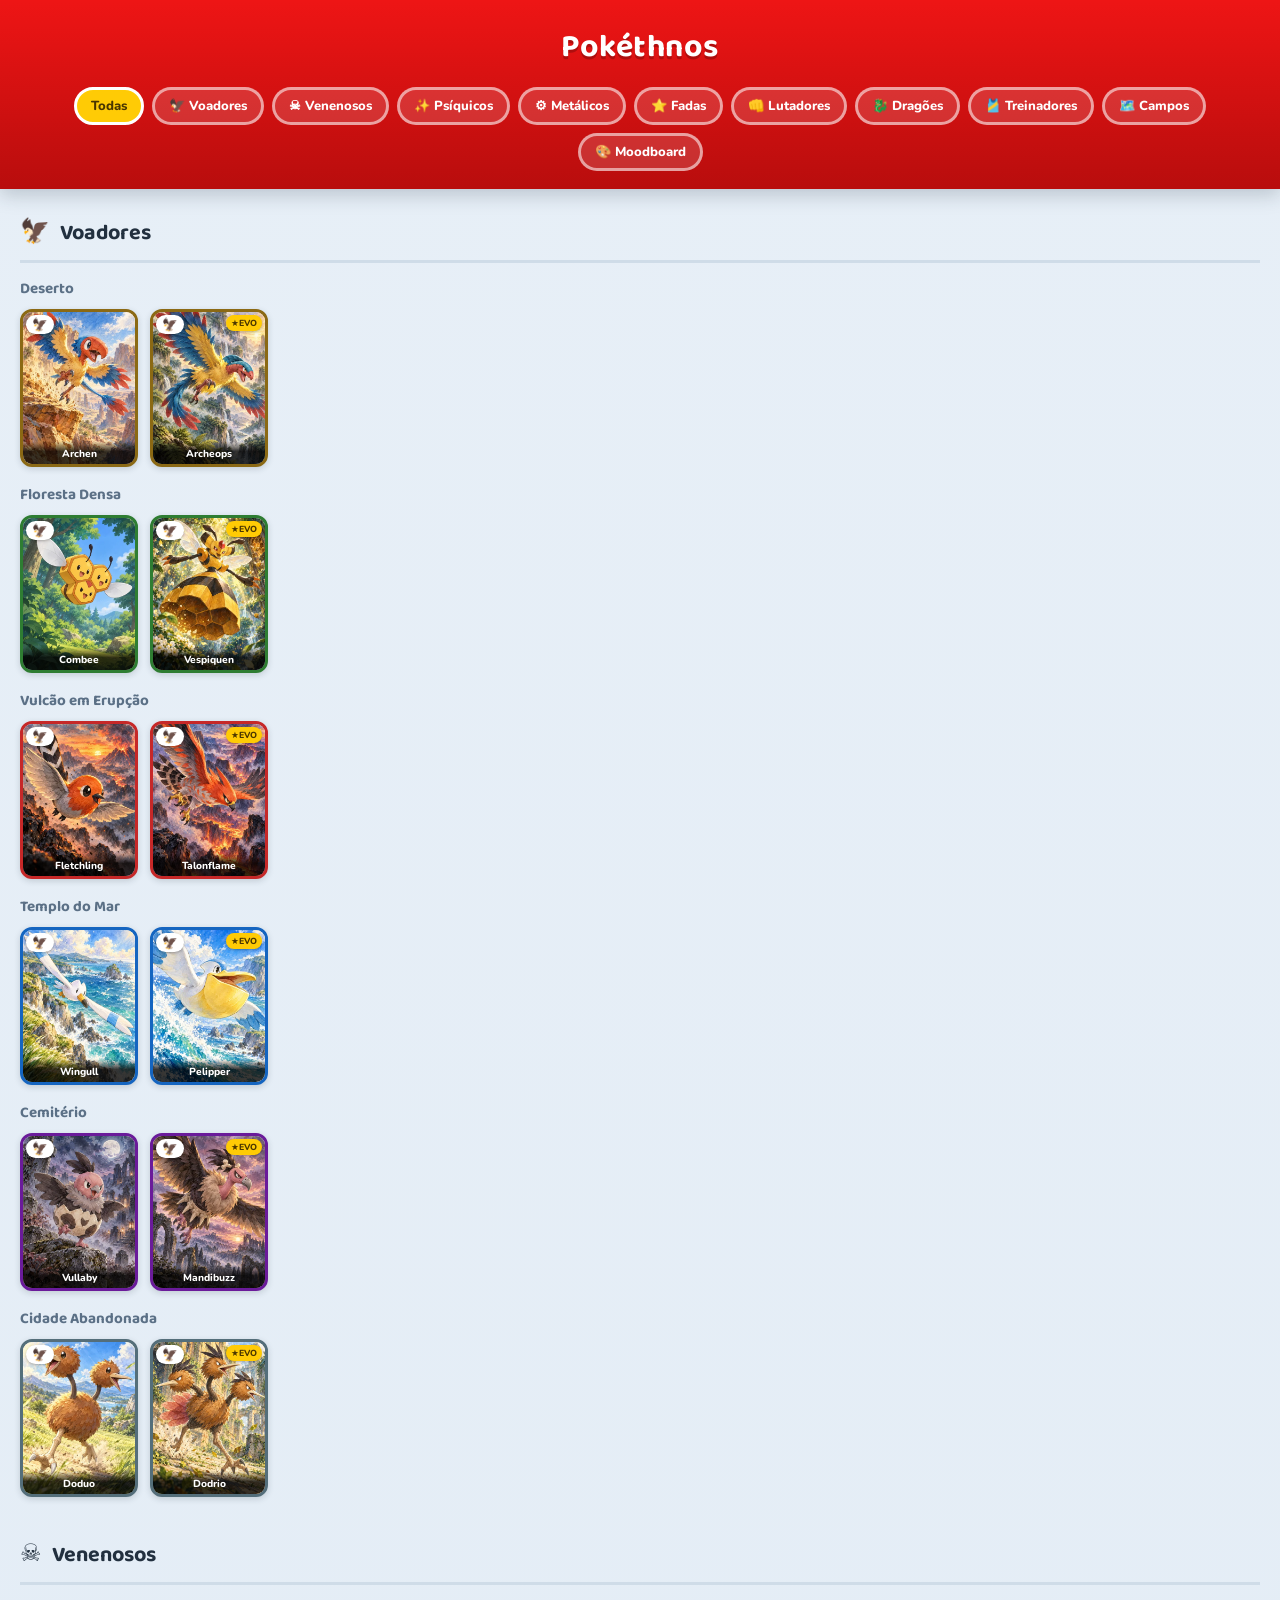
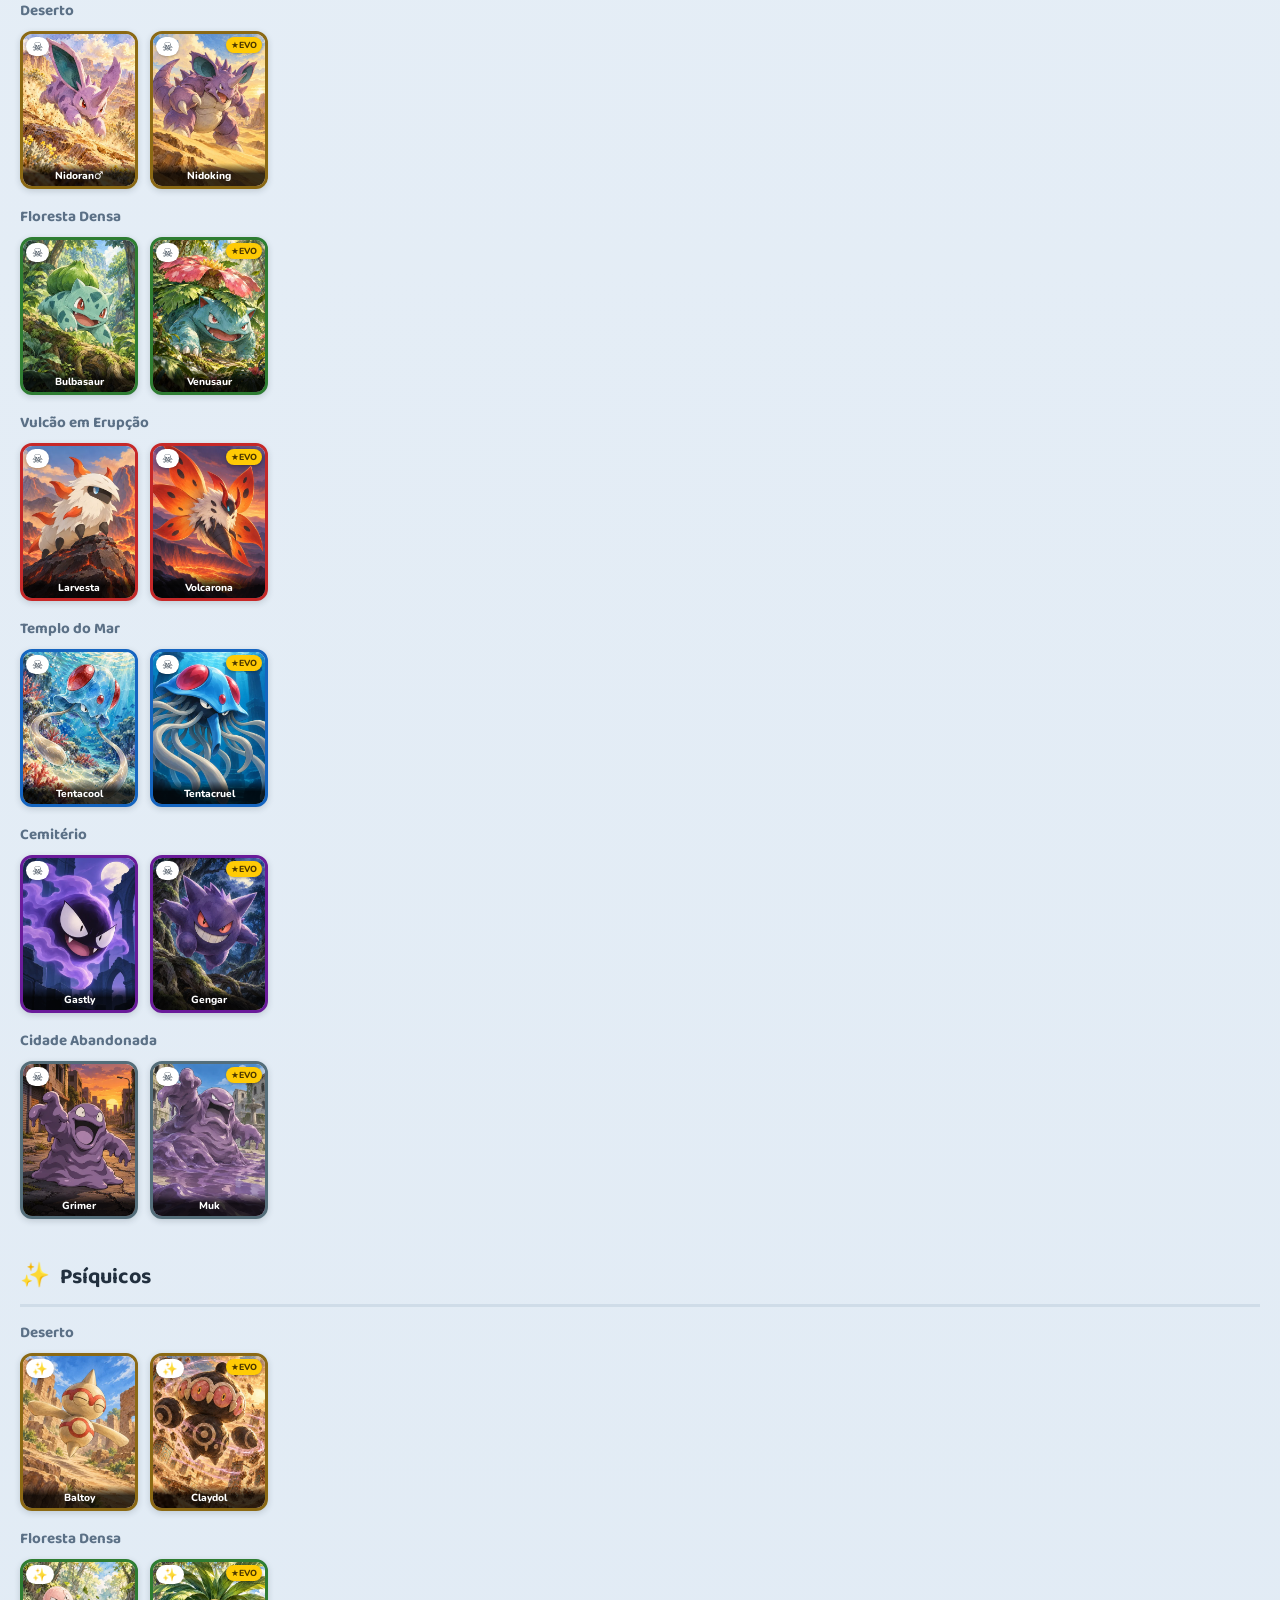
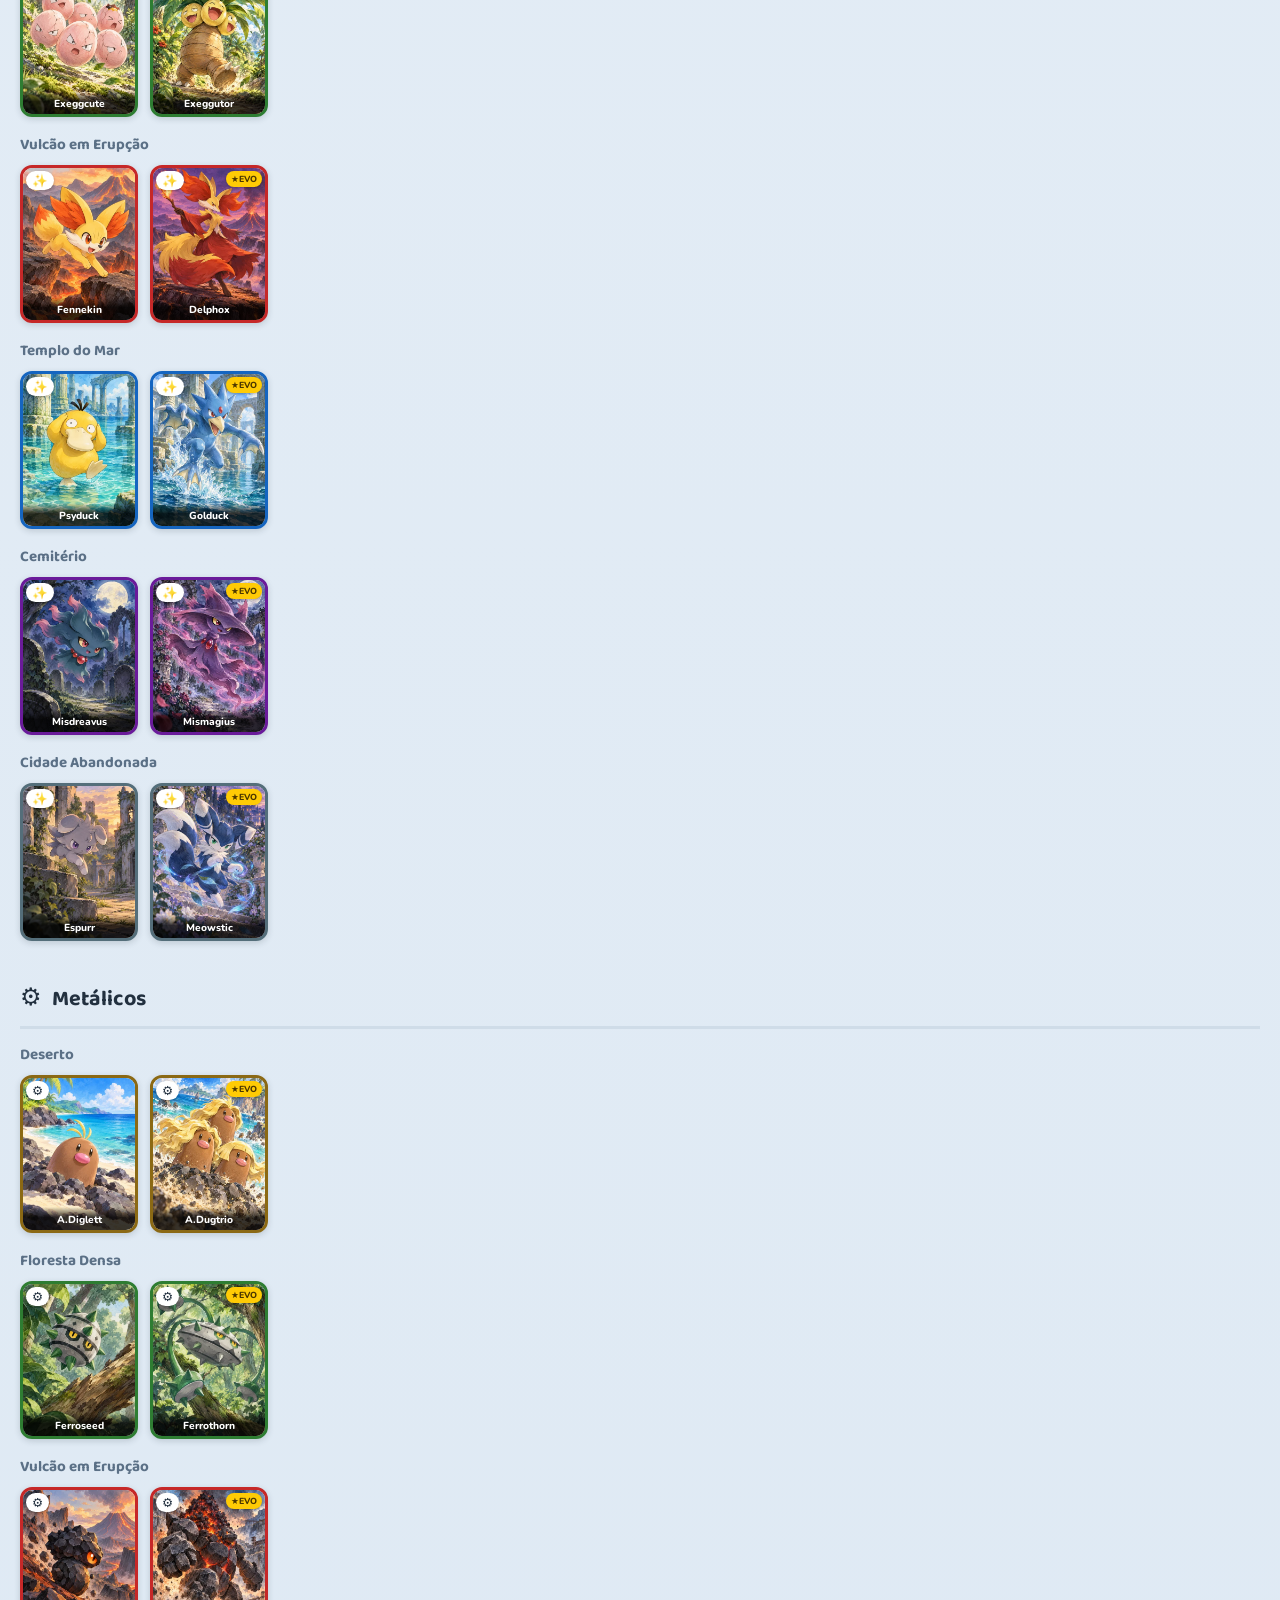
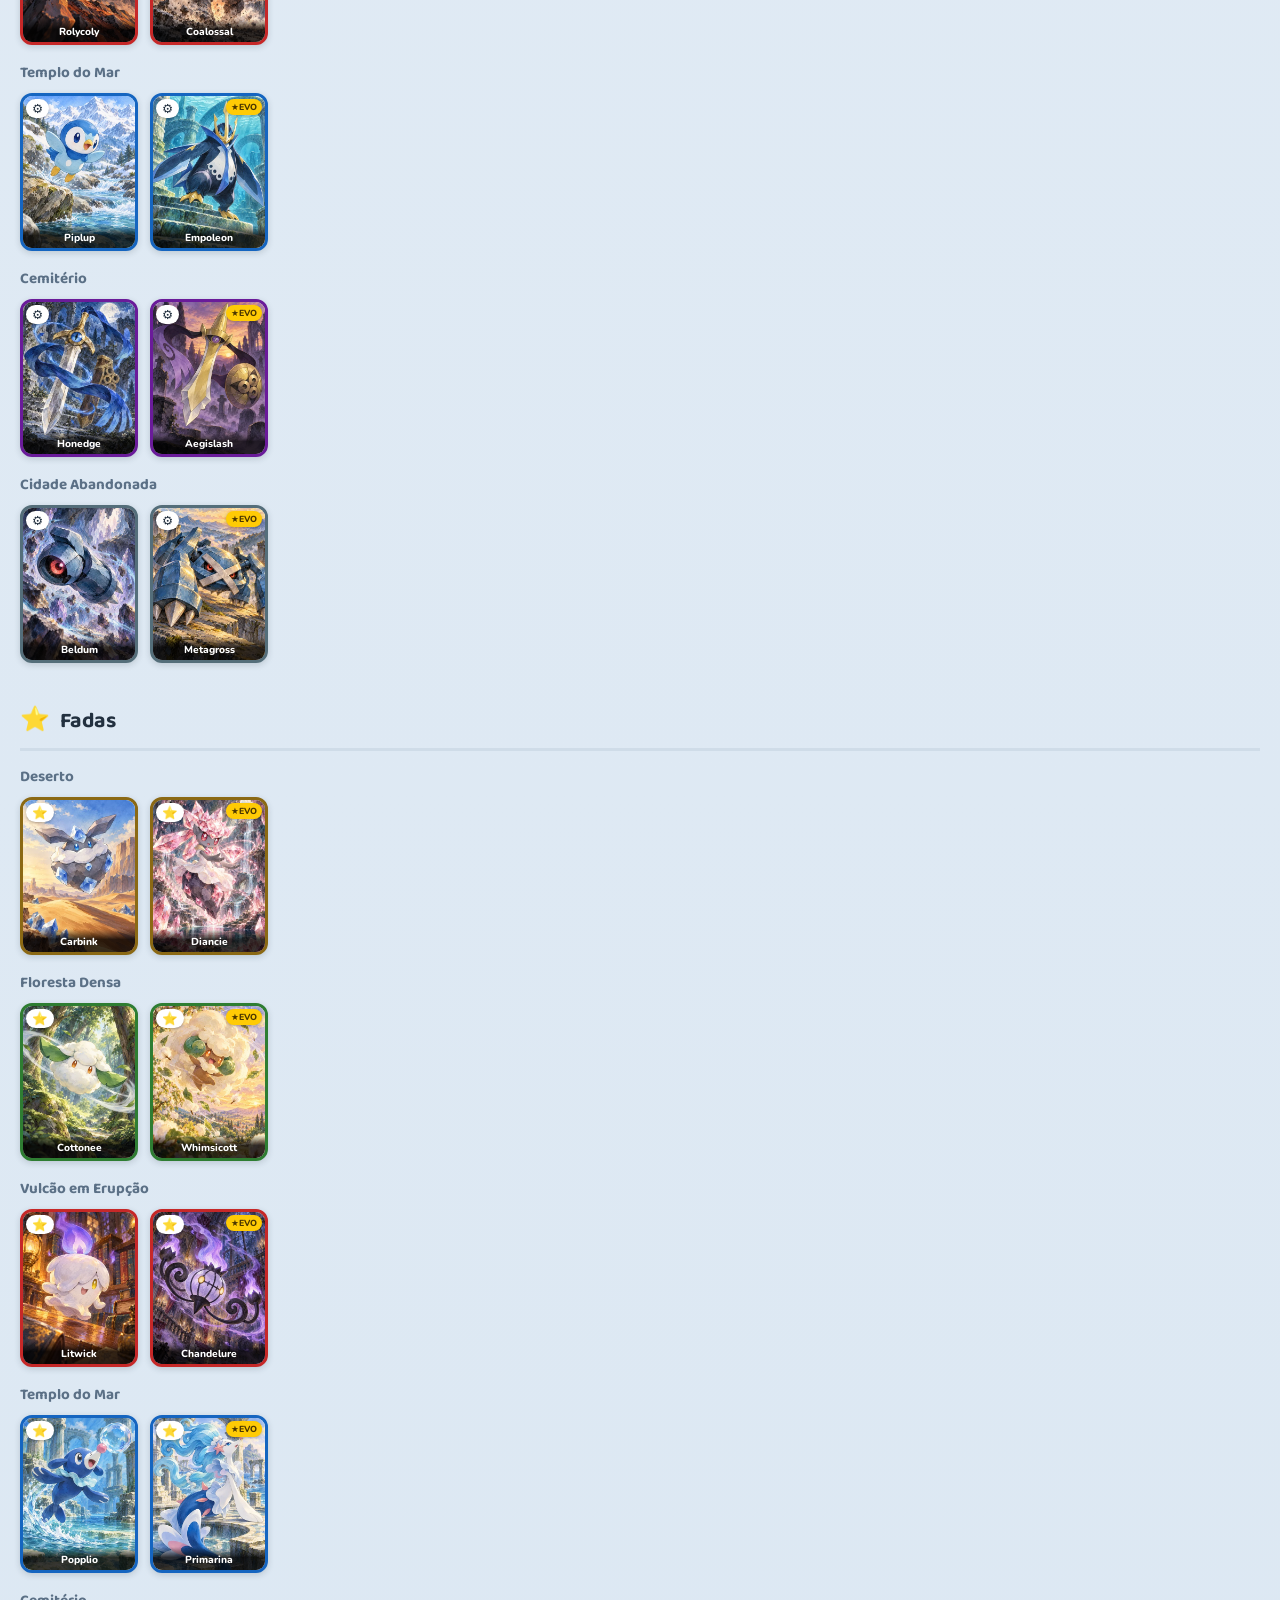
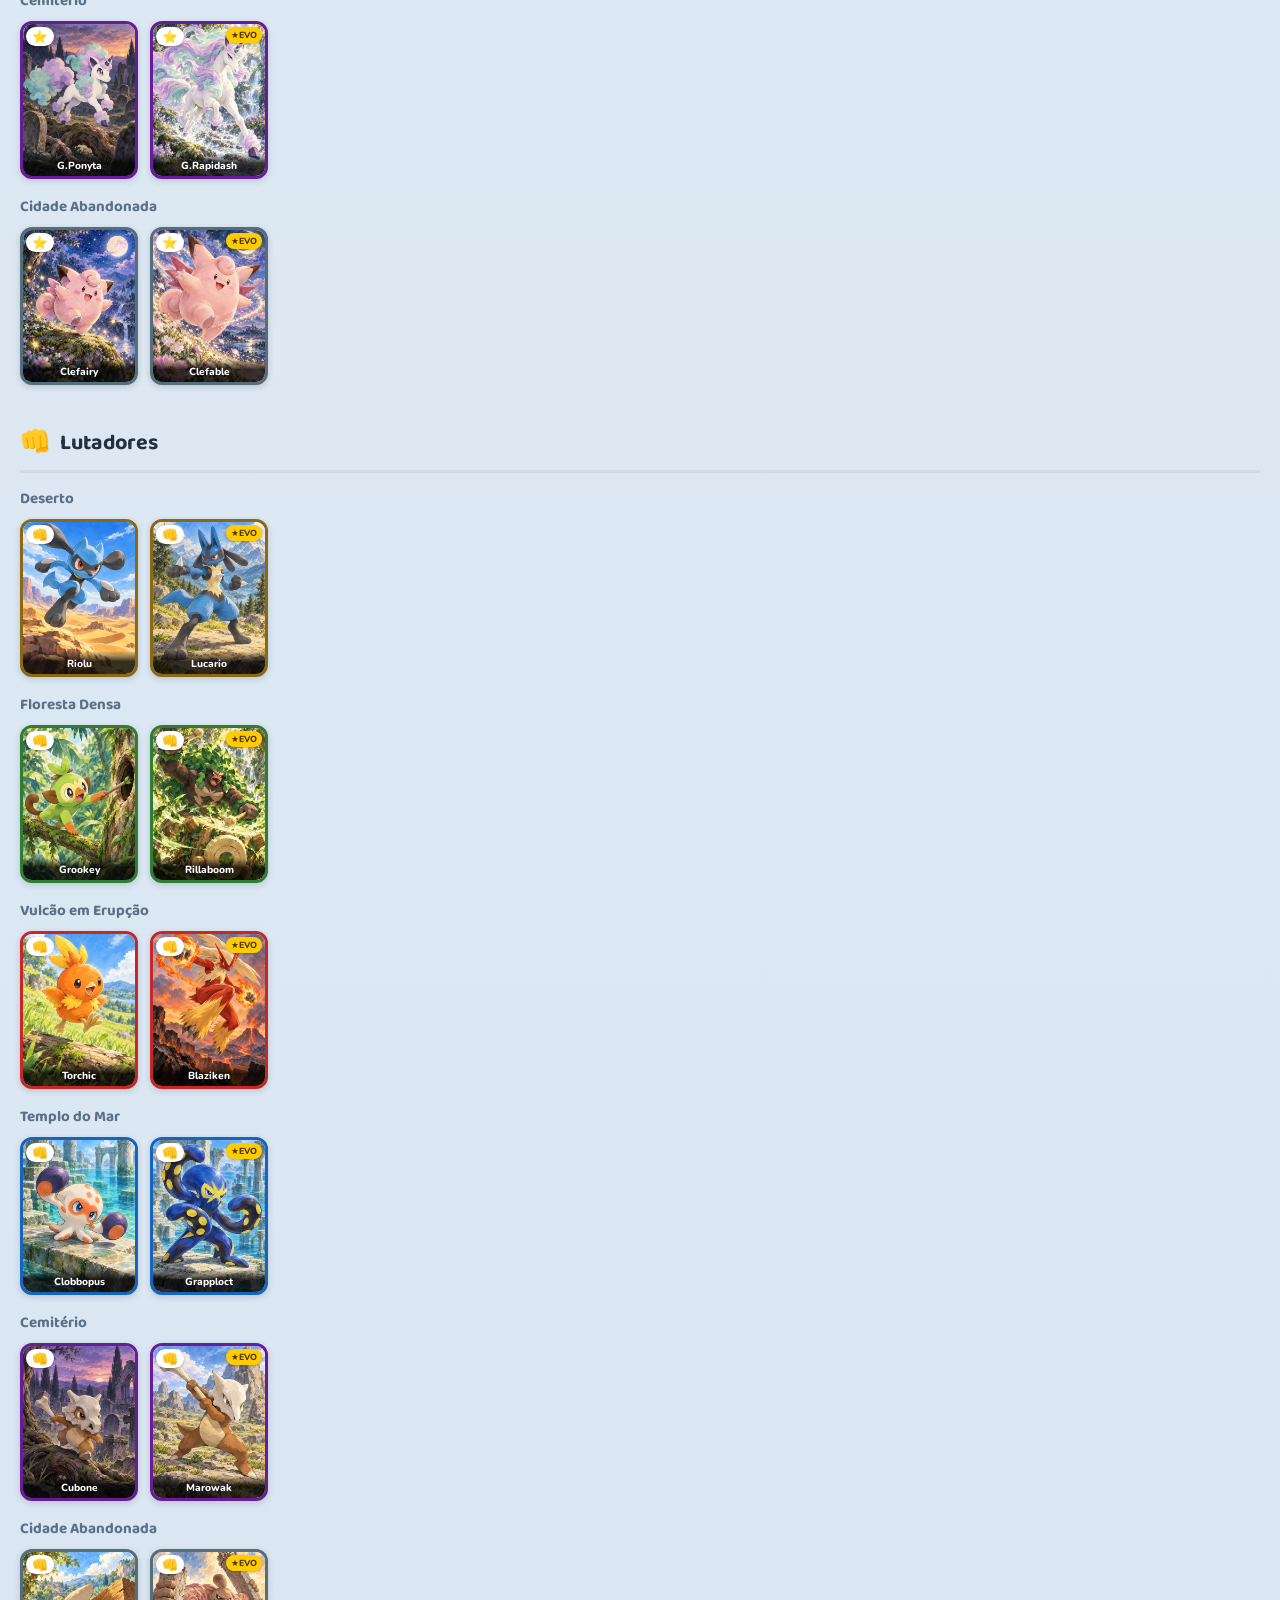
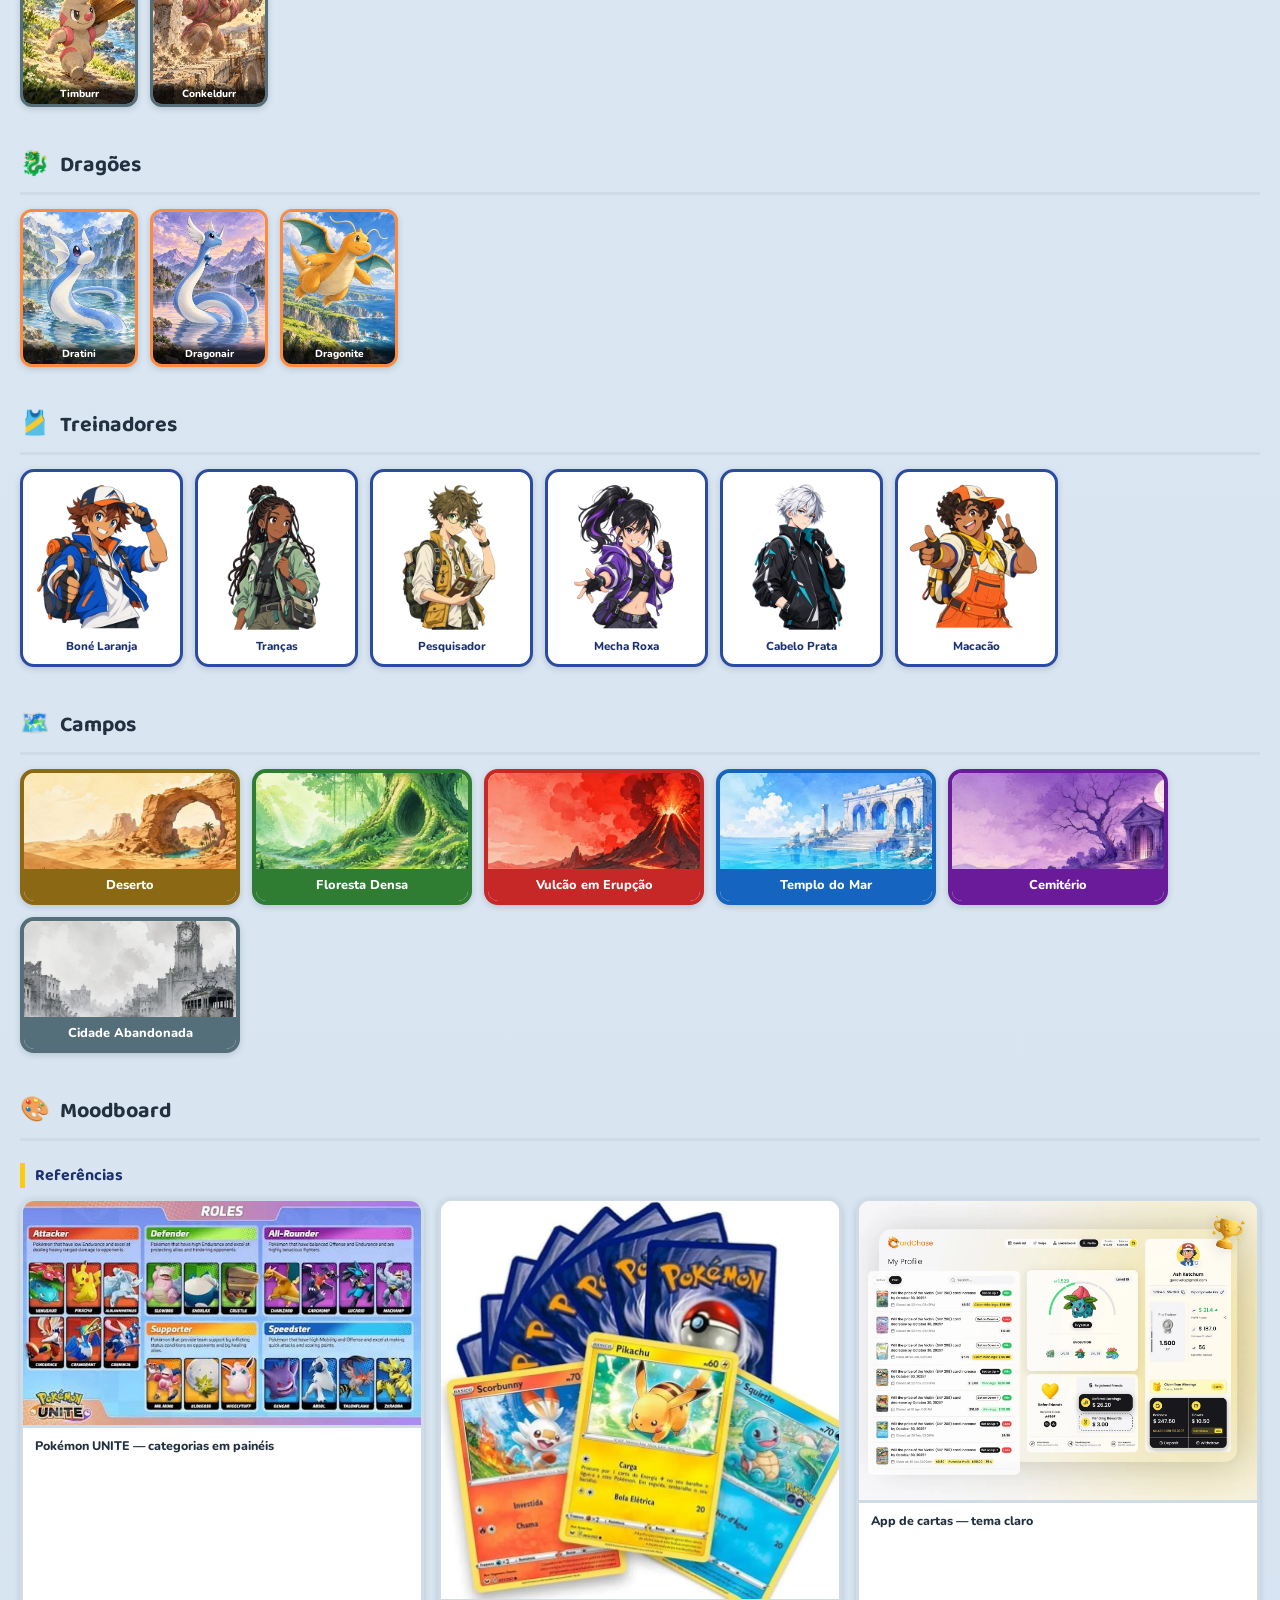
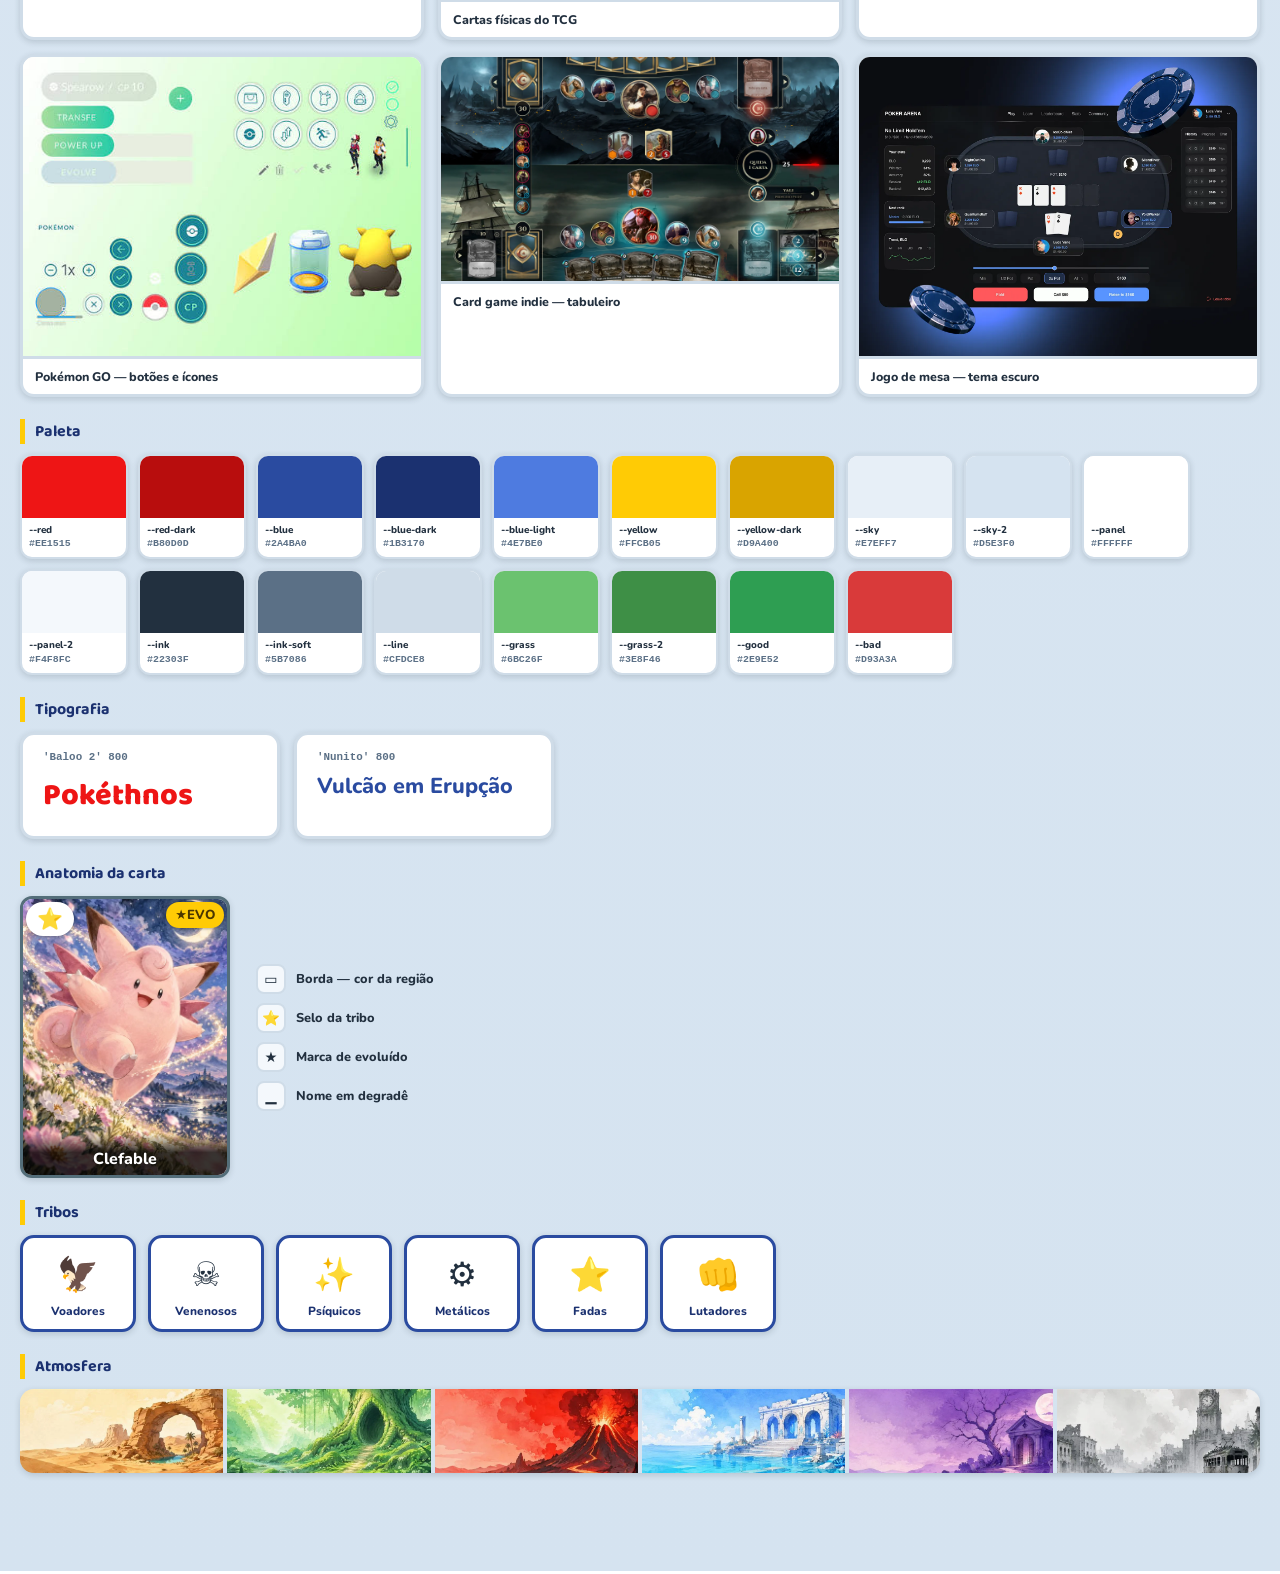
<file: cartas_pokethnos/cartas.html>
<!doctype html>
<html lang="pt-BR">
<head>
<meta charset="UTF-8">
<meta name="viewport" content="width=device-width, initial-scale=1.0">
<title>Pokéthnos — Cartas</title>
<link href="https://fonts.googleapis.com/css2?family=Baloo+2:wght@600;700;800&family=Nunito:wght@600;700;800&display=swap" rel="stylesheet">
<style>
  :root {
    --red: #EE1515;
    --red-dark: #B80D0D;
    --blue: #2A4BA0;
    --blue-dark: #1B3170;
    --yellow: #FFCB05;
    --sky: #E7EFF7;
    --sky-2: #D5E3F0;
    --panel: #FFFFFF;
    --panel-2: #F4F8FC;
    --ink: #22303F;
    --ink-soft: #5B7086;
    --line: #CFDCE8;
    --shadow-sm: 0 2px 6px rgba(34, 48, 63, .18);
    --shadow-md: 0 6px 18px rgba(34, 48, 63, .22);
    --card-w: 118px;
    --card-h: 158px;
  }

  * { box-sizing: border-box; }

  body {
    margin: 0;
    background: linear-gradient(180deg, var(--sky), var(--sky-2));
    color: var(--ink);
    font-family: 'Nunito', system-ui, -apple-system, sans-serif;
    min-height: 100vh;
  }

  header {
    background: linear-gradient(180deg, var(--red), var(--red-dark));
    color: #fff;
    padding: 22px 20px 18px;
    box-shadow: var(--shadow-md);
    position: sticky;
    top: 0;
    z-index: 20;
  }

  h1 {
    font-family: 'Baloo 2', system-ui, sans-serif;
    font-size: 2rem;
    margin: 0 0 14px;
    text-align: center;
    letter-spacing: .5px;
    text-shadow: 0 3px 0 rgba(0, 0, 0, .22);
  }

  .filtros {
    display: flex;
    flex-wrap: wrap;
    justify-content: center;
    gap: 8px;
  }

  .filtro {
    font-family: 'Nunito', sans-serif;
    font-weight: 800;
    font-size: .82rem;
    border: 3px solid rgba(255, 255, 255, .55);
    background: rgba(255, 255, 255, .14);
    color: #fff;
    padding: 7px 14px;
    border-radius: 999px;
    cursor: pointer;
    transition: transform .1s ease, background .15s ease, border-color .15s ease;
  }
  .filtro:hover { transform: translateY(-2px); background: rgba(255, 255, 255, .26); }
  .filtro.ativo {
    background: var(--yellow);
    color: #4A3600;
    border-color: #fff;
  }

  main { padding: 24px 20px 60px; max-width: 1280px; margin: 0 auto; }

  section { margin-bottom: 38px; }

  h2 {
    font-family: 'Baloo 2', system-ui, sans-serif;
    font-size: 1.35rem;
    margin: 0 0 14px;
    padding-bottom: 8px;
    border-bottom: 3px solid var(--line);
    display: flex;
    align-items: center;
    gap: 10px;
  }
  h2 .icone { font-size: 1.5rem; }

  h3 {
    font-family: 'Baloo 2', system-ui, sans-serif;
    font-size: .95rem;
    color: var(--ink-soft);
    margin: 0 0 8px;
  }

  .grade {
    display: flex;
    flex-wrap: wrap;
    gap: 12px;
  }

  .regiao-bloco { margin-bottom: 16px; }

  .card {
    width: var(--card-w);
    height: var(--card-h);
    border-radius: 12px;
    position: relative;
    border: 3px solid var(--card-border, #999);
    background: var(--panel);
    overflow: hidden;
    flex-shrink: 0;
    box-shadow: var(--shadow-sm);
    transition: transform .12s ease, box-shadow .12s ease;
  }
  .card:hover { transform: translateY(-4px); box-shadow: var(--shadow-md); }
  .card-dragon { border-color: #FF8A3D; }

  .card-img { width: 100%; height: 100%; object-fit: cover; display: block; }

  .card-badge {
    position: absolute; top: 3px; left: 3px;
    background: #fff; border-radius: 999px;
    padding: 1px 6px; font-size: .78rem;
    box-shadow: 0 1px 3px rgba(0, 0, 0, .28);
  }

  .card-evo-badge {
    position: absolute; top: 3px; right: 3px;
    background: var(--yellow); color: #4A3600;
    font-size: .55rem; font-weight: 800;
    padding: 2px 5px; border-radius: 999px;
    box-shadow: 0 1px 3px rgba(0, 0, 0, .28);
  }

  .card-name-overlay {
    position: absolute; bottom: 0; left: 0; right: 0;
    background: linear-gradient(180deg, transparent, rgba(0, 0, 0, .78) 45%);
    color: #fff; font-size: .64rem; font-weight: 800;
    padding: 8px 4px 3px; text-align: center; line-height: 1.15;
  }

  .trainer {
    display: block;
    background-repeat: no-repeat;
    background-image: url('../frontend/src/assets/treinadores.webp');
    flex-shrink: 0;
  }

  .treinador-item {
    background: var(--panel);
    border: 3px solid var(--blue);
    border-radius: 14px;
    padding: 10px;
    box-shadow: var(--shadow-sm);
    display: flex;
    flex-direction: column;
    align-items: center;
    gap: 6px;
    transition: transform .12s ease, box-shadow .12s ease;
  }
  .treinador-item:hover { transform: translateY(-4px); box-shadow: var(--shadow-md); }
  .treinador-nome { font-size: .72rem; font-weight: 800; color: var(--blue-dark); }

  .campo-item {
    width: 220px;
    border-radius: 14px;
    overflow: hidden;
    border: 4px solid var(--campo-cor);
    background: var(--panel);
    box-shadow: var(--shadow-sm);
    transition: transform .12s ease, box-shadow .12s ease;
  }
  .campo-item:hover { transform: translateY(-4px); box-shadow: var(--shadow-md); }
  .campo-img { width: 100%; height: 96px; object-fit: cover; display: block; }
  .campo-nome {
    background: var(--campo-cor);
    color: #fff;
    font-weight: 800;
    font-size: .8rem;
    text-align: center;
    padding: 7px 6px;
  }

  /* ---------- moodboard ---------- */

  .mood-sub {
    font-family: 'Baloo 2', system-ui, sans-serif;
    font-size: 1rem;
    color: var(--blue-dark);
    margin: 22px 0 10px;
    padding-left: 10px;
    border-left: 5px solid var(--yellow);
  }

  .ref-grade {
    display: grid;
    grid-template-columns: repeat(auto-fit, minmax(300px, 1fr));
    gap: 14px;
  }

  .ref-item {
    background: var(--panel);
    border: 3px solid var(--line);
    border-radius: 14px;
    overflow: hidden;
    box-shadow: var(--shadow-sm);
    transition: transform .12s ease, box-shadow .12s ease, border-color .12s ease;
  }
  .ref-item:hover {
    transform: translateY(-4px);
    box-shadow: var(--shadow-md);
    border-color: var(--blue-light);
  }
  .ref-img { width: 100%; display: block; background: var(--panel-2); }
  .ref-nome {
    font-weight: 800;
    font-size: .78rem;
    color: var(--ink);
    padding: 9px 12px;
    border-top: 3px solid var(--line);
  }

  .paleta { display: flex; flex-wrap: wrap; gap: 10px; }
  .cor-item {
    width: 108px;
    border-radius: 12px;
    overflow: hidden;
    background: var(--panel);
    box-shadow: var(--shadow-sm);
    border: 2px solid var(--line);
  }
  .cor-amostra { height: 62px; }
  .cor-rotulo {
    padding: 6px 7px;
    font-size: .62rem;
    font-weight: 800;
    line-height: 1.4;
  }
  .cor-hex { color: var(--ink-soft); font-family: ui-monospace, monospace; }

  .tipo-grade { display: flex; flex-wrap: wrap; gap: 14px; }
  .tipo-item {
    background: var(--panel);
    border: 3px solid var(--line);
    border-radius: 14px;
    padding: 16px 20px;
    box-shadow: var(--shadow-sm);
    min-width: 260px;
  }
  .tipo-nome {
    font-size: .68rem;
    font-weight: 800;
    color: var(--ink-soft);
    font-family: ui-monospace, monospace;
    margin-bottom: 8px;
  }
  .tipo-baloo { font-family: 'Baloo 2', system-ui, sans-serif; font-size: 1.9rem; font-weight: 800; color: var(--red); }
  .tipo-nunito { font-family: 'Nunito', system-ui, sans-serif; font-size: 1.35rem; font-weight: 800; color: var(--blue); }

  .anatomia { display: flex; flex-wrap: wrap; gap: 26px; align-items: center; }
  .anatomia .card { width: 210px; height: 282px; }
  .anatomia .card-name-overlay { font-size: 1rem; padding: 16px 8px 7px; }
  .anatomia .card-badge { font-size: 1.3rem; padding: 3px 11px; }
  .anatomia .card-evo-badge { font-size: .82rem; padding: 4px 9px; }

  .legenda { display: flex; flex-direction: column; gap: 9px; }
  .legenda-item {
    display: flex;
    align-items: center;
    gap: 10px;
    font-weight: 800;
    font-size: .8rem;
  }
  .legenda-marca {
    width: 30px; height: 30px; border-radius: 8px;
    display: grid; place-items: center;
    font-size: .9rem;
    background: var(--panel-2);
    border: 2px solid var(--line);
    flex-shrink: 0;
  }

  .tribo-grade { display: flex; flex-wrap: wrap; gap: 12px; }
  .tribo-chip {
    background: var(--panel);
    border: 3px solid var(--blue);
    border-radius: 14px;
    padding: 14px 8px 10px;
    width: 116px;
    text-align: center;
    box-shadow: var(--shadow-sm);
    transition: transform .12s ease;
  }
  .tribo-chip:hover { transform: translateY(-4px); }
  .tribo-chip .icone-grande { font-size: 2.1rem; display: block; }
  .tribo-chip .rotulo { font-size: .74rem; font-weight: 800; color: var(--blue-dark); margin-top: 5px; }

  .faixa-campos { display: flex; gap: 4px; border-radius: 14px; overflow: hidden; box-shadow: var(--shadow-sm); }
  .faixa-campos img { width: 100%; height: 84px; object-fit: cover; display: block; flex: 1; min-width: 0; }

  .oculto { display: none; }
</style>
</head>
<body>

<header>
  <h1>Pokéthnos</h1>
  <div class="filtros" id="filtros"></div>
</header>

<main>
  <div id="tribos"></div>

  <section id="sec-dragoes">
    <h2><span class="icone">🐉</span> Dragões</h2>
    <div class="grade" id="dragoes"></div>
  </section>

  <section id="sec-treinadores">
    <h2><span class="icone">🎽</span> Treinadores</h2>
    <div class="grade" id="treinadores"></div>
  </section>

  <section id="sec-campos">
    <h2><span class="icone">🗺️</span> Campos</h2>
    <div class="grade" id="campos"></div>
  </section>

  <section id="sec-moodboard">
    <h2><span class="icone">🎨</span> Moodboard</h2>

    <h3 class="mood-sub">Referências</h3>
    <div class="ref-grade" id="referencias"></div>

    <h3 class="mood-sub">Paleta</h3>
    <div class="paleta" id="paleta"></div>

    <h3 class="mood-sub">Tipografia</h3>
    <div class="tipo-grade" id="tipografia"></div>

    <h3 class="mood-sub">Anatomia da carta</h3>
    <div class="anatomia" id="anatomia"></div>

    <h3 class="mood-sub">Tribos</h3>
    <div class="tribo-grade" id="tribo-chips"></div>

    <h3 class="mood-sub">Atmosfera</h3>
    <div class="faixa-campos" id="faixa-campos"></div>
  </section>
</main>

<script>
/* ---------------------------------------------------------------
   As imagens vem do proprio frontend do jogo, em vez de uma copia
   aqui dentro — trocar a arte de uma carta no jogo ja reflete nesta
   pagina, e o repositorio nao carrega o mesmo arquivo duas vezes.
   Só as referencias do moodboard ficam em img/referencias/, porque
   nao existem em nenhum outro lugar.
   --------------------------------------------------------------- */

const DIR_POKEMON = '../frontend/public/imagens-pokemon/';
const DIR_BIOMAS  = '../frontend/src/assets/biomas/';

/* ---------------------------------------------------------------
   Dados espelhados de backend/src/main/java/com/pokethnos/engine/GameData.java
   --------------------------------------------------------------- */

const REGIOES = [
  { id: 'marrom',   nome: 'Deserto',            cor: '#8B6914' },
  { id: 'verde',    nome: 'Floresta Densa',     cor: '#2E7D32' },
  { id: 'vermelho', nome: 'Vulcão em Erupção',  cor: '#C62828' },
  { id: 'azul',     nome: 'Templo do Mar',      cor: '#1565C0' },
  { id: 'roxo',     nome: 'Cemitério',          cor: '#6A1B9A' },
  { id: 'cinza',    nome: 'Cidade Abandonada',  cor: '#546E7A' },
];

/* Cada tribo traz os nomes na ordem das regioes: base, evoluido, base, evoluido... */
const TRIBOS = [
  { id: 'voadores',  nome: 'Voadores',  icone: '🦅',
    nomes: ['Archen','Archeops','Combee','Vespiquen','Fletchling','Talonflame','Wingull','Pelipper','Vullaby','Mandibuzz','Doduo','Dodrio'] },
  { id: 'venenosos', nome: 'Venenosos', icone: '☠',
    nomes: ['Nidoran♂','Nidoking','Bulbasaur','Venusaur','Larvesta','Volcarona','Tentacool','Tentacruel','Gastly','Gengar','Grimer','Muk'] },
  { id: 'psiquicos', nome: 'Psíquicos', icone: '✨',
    nomes: ['Baltoy','Claydol','Exeggcute','Exeggutor','Fennekin','Delphox','Psyduck','Golduck','Misdreavus','Mismagius','Espurr','Meowstic'] },
  { id: 'metalicos', nome: 'Metálicos', icone: '⚙',
    nomes: ['A.Diglett','A.Dugtrio','Ferroseed','Ferrothorn','Rolycoly','Coalossal','Piplup','Empoleon','Honedge','Aegislash','Beldum','Metagross'] },
  { id: 'fadas',     nome: 'Fadas',     icone: '⭐',
    nomes: ['Carbink','Diancie','Cottonee','Whimsicott','Litwick','Chandelure','Popplio','Primarina','G.Ponyta','G.Rapidash','Clefairy','Clefable'] },
  { id: 'lutadores', nome: 'Lutadores', icone: '👊',
    nomes: ['Riolu','Lucario','Grookey','Rillaboom','Torchic','Blaziken','Clobbopus','Grapploct','Cubone','Marowak','Timburr','Conkeldurr'] },
];

const DRAGOES = ['Dratini', 'Dragonair', 'Dragonite'];

const IMAGENS = {
  'Archen':'archen.webp','Archeops':'archeops.webp','Combee':'combee.webp','Vespiquen':'vespiquen.webp',
  'Fletchling':'fletchling.webp','Talonflame':'talonflame.webp','Wingull':'wingull.webp','Pelipper':'pelipper.webp',
  'Vullaby':'vullaby.webp','Mandibuzz':'mandibuzz.webp','Doduo':'doduo.webp','Dodrio':'dodrio.webp',
  'Nidoran♂':'nidoran-m.webp','Nidoking':'nidoking.webp','Bulbasaur':'bulbasaur.webp','Venusaur':'venusaur.webp',
  'Larvesta':'larvesta.webp','Volcarona':'volcarona.webp','Tentacool':'tentacool.webp','Tentacruel':'tentacruel.webp',
  'Gastly':'gastly.webp','Gengar':'gengar.webp','Grimer':'grimer.webp','Muk':'muk.webp',
  'Baltoy':'baltoy.webp','Claydol':'claydol.webp','Exeggcute':'exeggcute.webp','Exeggutor':'exeggutor.webp',
  'Fennekin':'fennekin.webp','Delphox':'delphox.webp','Psyduck':'psyduck.webp','Golduck':'golduck.webp',
  'Misdreavus':'misdreavus.webp','Mismagius':'mismagius.webp','Espurr':'espurr.webp','Meowstic':'meowstic.webp',
  'A.Diglett':'alolan diglett.webp','A.Dugtrio':'a.dugtrio.webp','Ferroseed':'ferroseed.webp','Ferrothorn':'ferrothorn.webp',
  'Rolycoly':'rolycoly.webp','Coalossal':'coalossal.webp','Piplup':'piplup.webp','Empoleon':'empoleon.webp',
  'Honedge':'honedge.webp','Aegislash':'aegislash.webp','Beldum':'beldum.webp','Metagross':'metagross.webp',
  'Carbink':'carbink.webp','Diancie':'diancie.webp','Cottonee':'cottonee.webp','Whimsicott':'whimsicott.webp',
  'Litwick':'litwick.webp','Chandelure':'chandelure.webp','Popplio':'popplio.webp','Primarina':'primarina.webp',
  'G.Ponyta':'g.ponyta.webp','G.Rapidash':'g.rapidash.webp','Clefairy':'clefairy.webp','Clefable':'clefable.webp',
  'Riolu':'riolu.webp','Lucario':'lucario.webp','Grookey':'grookey.webp','Rillaboom':'rillaboom.webp',
  'Torchic':'torchic.webp','Blaziken':'blaziken.webp','Clobbopus':'clobbopus.webp','Grapploct':'grapploct.webp',
  'Cubone':'cubone.webp','Marowak':'marowak.webp','Timburr':'timburr.webp','Conkeldurr':'conkeldurr.webp',
  'Dratini':'dratini.webp','Dragonair':'dragonair.webp','Dragonite':'dragonite.webp',
};

const TRAINER_COLS = 3, TRAINER_ROWS = 2;
const TRAINER_ASPECT = 364 / 400;
const TREINADORES = ['Boné Laranja','Tranças','Pesquisador','Mecha Roxa','Cabelo Prata','Macacão'];

/* --------------------------------------------------------------- */

function montaCarta({ nome, cor, icone, evoluido, dragao }) {
  const el = document.createElement('div');
  el.className = 'card' + (dragao ? ' card-dragon' : '');
  el.style.setProperty('--card-border', dragao ? '#c9a010' : cor);

  const img = document.createElement('img');
  img.className = 'card-img';
  img.src = DIR_POKEMON + IMAGENS[nome];
  img.alt = nome;
  img.loading = 'lazy';
  el.appendChild(img);

  if (!dragao) {
    const badge = document.createElement('div');
    badge.className = 'card-badge';
    badge.textContent = icone;
    el.appendChild(badge);
  }

  if (evoluido) {
    const evo = document.createElement('div');
    evo.className = 'card-evo-badge';
    evo.textContent = '★EVO';
    el.appendChild(evo);
  }

  const nomeEl = document.createElement('div');
  nomeEl.className = 'card-name-overlay';
  nomeEl.textContent = nome;
  el.appendChild(nomeEl);

  return el;
}

function montaTribos() {
  const alvo = document.getElementById('tribos');

  TRIBOS.forEach((tribo) => {
    const sec = document.createElement('section');
    sec.dataset.tribo = tribo.id;

    const h2 = document.createElement('h2');
    h2.innerHTML = '<span class="icone">' + tribo.icone + '</span>';
    h2.appendChild(document.createTextNode(' ' + tribo.nome));
    sec.appendChild(h2);

    REGIOES.forEach((regiao, i) => {
      const bloco = document.createElement('div');
      bloco.className = 'regiao-bloco';

      const h3 = document.createElement('h3');
      h3.textContent = regiao.nome;
      bloco.appendChild(h3);

      const grade = document.createElement('div');
      grade.className = 'grade';
      [tribo.nomes[i * 2], tribo.nomes[i * 2 + 1]].forEach((nome, k) => {
        grade.appendChild(montaCarta({
          nome, cor: regiao.cor, icone: tribo.icone, evoluido: k === 1, dragao: false,
        }));
      });
      bloco.appendChild(grade);
      sec.appendChild(bloco);
    });

    alvo.appendChild(sec);
  });
}

function montaDragoes() {
  const alvo = document.getElementById('dragoes');
  DRAGOES.forEach((nome) => {
    alvo.appendChild(montaCarta({ nome, dragao: true }));
  });
}

function montaTreinadores() {
  const alvo = document.getElementById('treinadores');
  const altura = 150;
  const largura = Math.round(altura * TRAINER_ASPECT);

  TREINADORES.forEach((nome, i) => {
    const col = i % TRAINER_COLS;
    const row = Math.floor(i / TRAINER_COLS);

    const item = document.createElement('div');
    item.className = 'treinador-item';

    const sprite = document.createElement('span');
    sprite.className = 'trainer';
    sprite.style.width = largura + 'px';
    sprite.style.height = altura + 'px';
    sprite.style.backgroundSize = (TRAINER_COLS * 100) + '% ' + (TRAINER_ROWS * 100) + '%';
    sprite.style.backgroundPosition =
      (col * (100 / (TRAINER_COLS - 1))) + '% ' + (row * 100) + '%';
    item.appendChild(sprite);

    const label = document.createElement('div');
    label.className = 'treinador-nome';
    label.textContent = nome;
    item.appendChild(label);

    alvo.appendChild(item);
  });
}

function montaCampos() {
  const alvo = document.getElementById('campos');
  REGIOES.forEach((regiao) => {
    const item = document.createElement('div');
    item.className = 'campo-item';
    item.style.setProperty('--campo-cor', regiao.cor);

    const img = document.createElement('img');
    img.className = 'campo-img';
    img.src = DIR_BIOMAS + regiao.id + '.webp';
    img.alt = regiao.nome;
    img.loading = 'lazy';
    item.appendChild(img);

    const nome = document.createElement('div');
    nome.className = 'campo-nome';
    nome.textContent = regiao.nome;
    item.appendChild(nome);

    alvo.appendChild(item);
  });
}

/* ---------------------------------------------------------------
   Moodboard
   --------------------------------------------------------------- */

const REFERENCIAS = [
  { arq: 'pokemon-unite-papeis.jpg',         nome: 'Pokémon UNITE — categorias em painéis' },
  { arq: 'tcg-cartas-fisicas.webp',          nome: 'Cartas físicas do TCG' },
  { arq: 'cardchase-app-claro.webp',         nome: 'App de cartas — tema claro' },
  { arq: 'pokemon-go-botoes.jpg',            nome: 'Pokémon GO — botões e ícones' },
  { arq: 'card-game-indie-tabuleiro.webp',   nome: 'Card game indie — tabuleiro' },
  { arq: 'poker-arena-escuro.webp',          nome: 'Jogo de mesa — tema escuro' },
];

/* Tokens de :root em frontend/src/styles/app.css */
const PALETA = [
  { nome: 'red',        hex: '#EE1515' },
  { nome: 'red-dark',   hex: '#B80D0D' },
  { nome: 'blue',       hex: '#2A4BA0' },
  { nome: 'blue-dark',  hex: '#1B3170' },
  { nome: 'blue-light', hex: '#4E7BE0' },
  { nome: 'yellow',     hex: '#FFCB05' },
  { nome: 'yellow-dark',hex: '#D9A400' },
  { nome: 'sky',        hex: '#E7EFF7' },
  { nome: 'sky-2',      hex: '#D5E3F0' },
  { nome: 'panel',      hex: '#FFFFFF' },
  { nome: 'panel-2',    hex: '#F4F8FC' },
  { nome: 'ink',        hex: '#22303F' },
  { nome: 'ink-soft',   hex: '#5B7086' },
  { nome: 'line',       hex: '#CFDCE8' },
  { nome: 'grass',      hex: '#6BC26F' },
  { nome: 'grass-2',    hex: '#3E8F46' },
  { nome: 'good',       hex: '#2E9E52' },
  { nome: 'bad',        hex: '#D93A3A' },
];

const TIPOGRAFIA = [
  { fonte: "'Baloo 2' 800", classe: 'tipo-baloo',  amostra: 'Pokéthnos' },
  { fonte: "'Nunito' 800",  classe: 'tipo-nunito', amostra: 'Vulcão em Erupção' },
];

const ANATOMIA = [
  { marca: '▭', rotulo: 'Borda — cor da região' },
  { marca: '⭐', rotulo: 'Selo da tribo' },
  { marca: '★',  rotulo: 'Marca de evoluído' },
  { marca: '▁',  rotulo: 'Nome em degradê' },
];

function montaReferencias() {
  const alvo = document.getElementById('referencias');
  REFERENCIAS.forEach((ref) => {
    const item = document.createElement('div');
    item.className = 'ref-item';

    const img = document.createElement('img');
    img.className = 'ref-img';
    img.src = 'img/referencias/' + ref.arq;
    img.alt = ref.nome;
    img.loading = 'lazy';
    item.appendChild(img);

    const nome = document.createElement('div');
    nome.className = 'ref-nome';
    nome.textContent = ref.nome;
    item.appendChild(nome);

    alvo.appendChild(item);
  });
}

function montaPaleta() {
  const alvo = document.getElementById('paleta');
  PALETA.forEach((cor) => {
    const item = document.createElement('div');
    item.className = 'cor-item';

    const amostra = document.createElement('div');
    amostra.className = 'cor-amostra';
    amostra.style.background = cor.hex;
    item.appendChild(amostra);

    const rotulo = document.createElement('div');
    rotulo.className = 'cor-rotulo';
    rotulo.innerHTML = '--' + cor.nome + '<br><span class="cor-hex">' + cor.hex + '</span>';
    item.appendChild(rotulo);

    alvo.appendChild(item);
  });
}

function montaTipografia() {
  const alvo = document.getElementById('tipografia');
  TIPOGRAFIA.forEach((t) => {
    const item = document.createElement('div');
    item.className = 'tipo-item';

    const nome = document.createElement('div');
    nome.className = 'tipo-nome';
    nome.textContent = t.fonte;
    item.appendChild(nome);

    const amostra = document.createElement('div');
    amostra.className = t.classe;
    amostra.textContent = t.amostra;
    item.appendChild(amostra);

    alvo.appendChild(item);
  });
}

function montaAnatomia() {
  const alvo = document.getElementById('anatomia');

  /* Clefable evoluída: tribo Fadas, região Cidade Abandonada */
  alvo.appendChild(montaCarta({
    nome: 'Clefable', cor: '#546E7A', icone: '⭐', evoluido: true, dragao: false,
  }));

  const legenda = document.createElement('div');
  legenda.className = 'legenda';
  ANATOMIA.forEach((a) => {
    const linha = document.createElement('div');
    linha.className = 'legenda-item';
    const marca = document.createElement('span');
    marca.className = 'legenda-marca';
    marca.textContent = a.marca;
    linha.appendChild(marca);
    linha.appendChild(document.createTextNode(a.rotulo));
    legenda.appendChild(linha);
  });
  alvo.appendChild(legenda);
}

function montaTriboChips() {
  const alvo = document.getElementById('tribo-chips');
  TRIBOS.forEach((tribo) => {
    const chip = document.createElement('div');
    chip.className = 'tribo-chip';
    chip.innerHTML =
      '<span class="icone-grande">' + tribo.icone + '</span>' +
      '<div class="rotulo">' + tribo.nome + '</div>';
    alvo.appendChild(chip);
  });
}

function montaFaixaCampos() {
  const alvo = document.getElementById('faixa-campos');
  REGIOES.forEach((regiao) => {
    const img = document.createElement('img');
    img.src = DIR_BIOMAS + regiao.id + '.webp';
    img.alt = regiao.nome;
    img.loading = 'lazy';
    alvo.appendChild(img);
  });
}

function montaFiltros() {
  const alvo = document.getElementById('filtros');
  const opcoes = [
    { id: 'todas', rotulo: 'Todas' },
    ...TRIBOS.map((t) => ({ id: t.id, rotulo: t.icone + ' ' + t.nome })),
    { id: 'dragoes', rotulo: '🐉 Dragões' },
    { id: 'treinadores', rotulo: '🎽 Treinadores' },
    { id: 'campos', rotulo: '🗺️ Campos' },
    { id: 'moodboard', rotulo: '🎨 Moodboard' },
  ];

  opcoes.forEach((opcao) => {
    const botao = document.createElement('button');
    botao.className = 'filtro' + (opcao.id === 'todas' ? ' ativo' : '');
    botao.textContent = opcao.rotulo;
    botao.dataset.alvo = opcao.id;
    botao.addEventListener('click', () => aplicaFiltro(opcao.id, botao));
    alvo.appendChild(botao);
  });
}

function aplicaFiltro(id, botao) {
  document.querySelectorAll('.filtro').forEach((b) => b.classList.toggle('ativo', b === botao));

  document.querySelectorAll('#tribos section').forEach((sec) => {
    sec.classList.toggle('oculto', id !== 'todas' && sec.dataset.tribo !== id);
  });

  const mostraExtra = (elId, chave) => {
    document.getElementById(elId).classList.toggle('oculto', id !== 'todas' && id !== chave);
  };
  mostraExtra('sec-dragoes', 'dragoes');
  mostraExtra('sec-treinadores', 'treinadores');
  mostraExtra('sec-campos', 'campos');
  mostraExtra('sec-moodboard', 'moodboard');

  window.scrollTo({ top: 0, behavior: 'smooth' });
}

montaTribos();
montaDragoes();
montaTreinadores();
montaCampos();
montaReferencias();
montaPaleta();
montaTipografia();
montaAnatomia();
montaTriboChips();
montaFaixaCampos();
montaFiltros();
</script>

</body>
</html>
</file>
